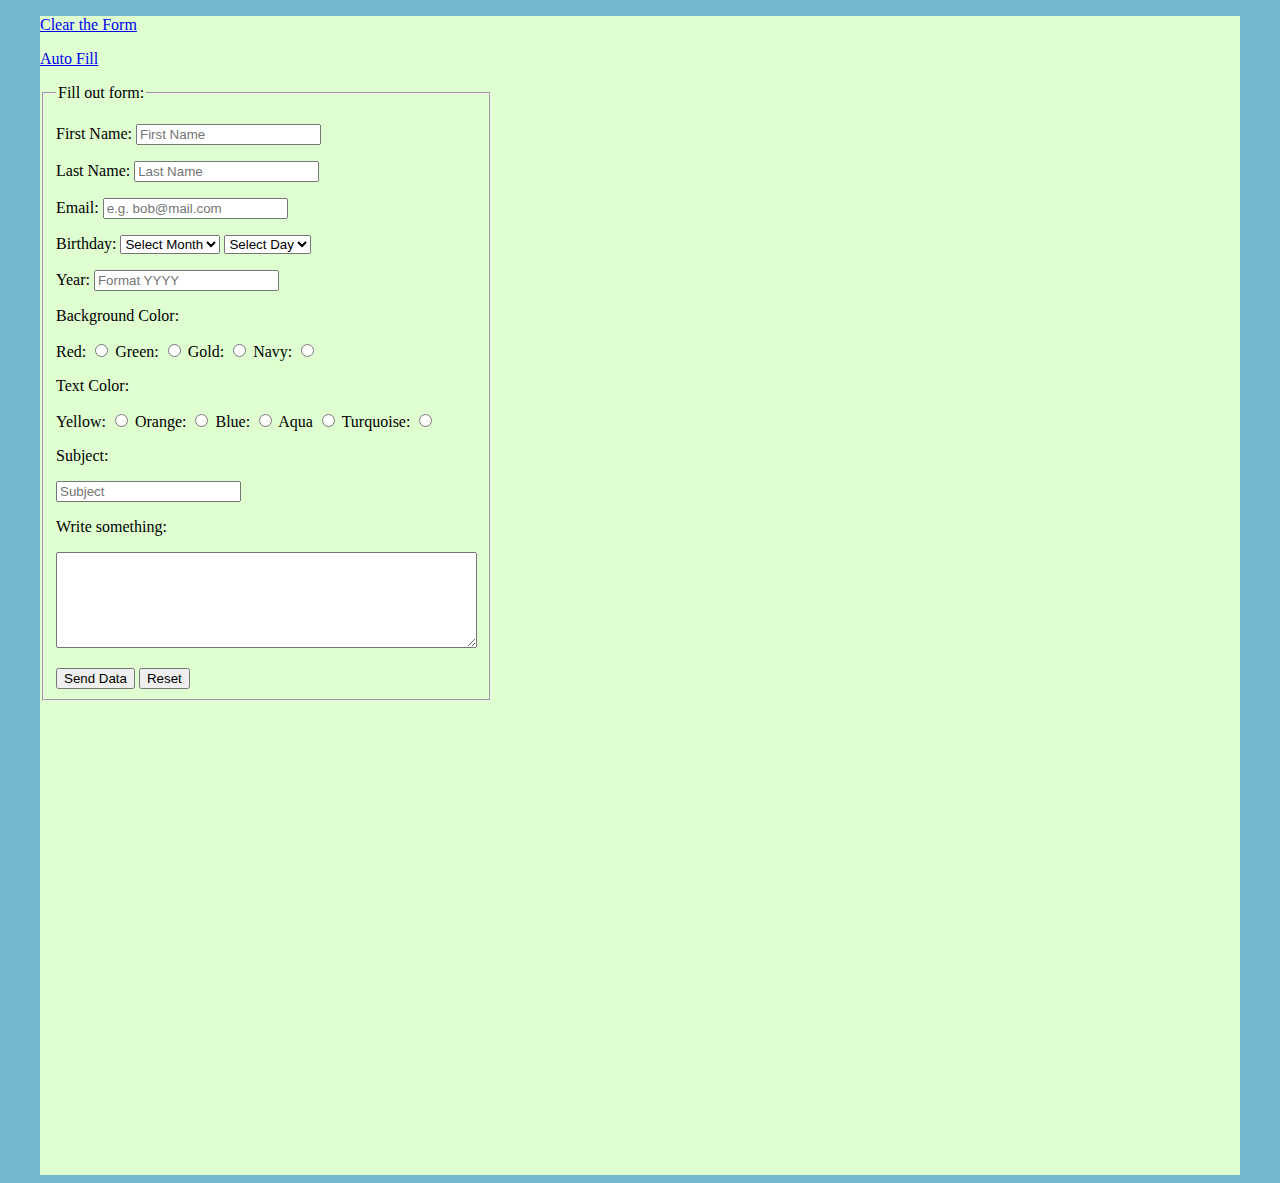
<file: formvalidation/formvalidation.html>
<!DOCTYPE html>
<html lang="en">
    <head>
        <title>Validation</title>
        <script src="validadt.js"></script>
   <link rel="stylesheet" href="formCss.css">
   <meta charset="utf-8"/>
    </head>
    
    
    <body>
       <div class="outer">
       <p><a href="formvalidation.html">Clear the Form</a></p>
       
        <p><a href="#" id="Afil" >Auto Fill </a></p>
        
        <div class="formX">
        
        <form method="POST" id="myForm">
           <fieldset>
           
           <legend>Fill out form:</legend>
           <p>
           <lable for="fname">First Name:</lable>
            <input type="text" name="fname" id="fname" placeholder="First Name"/>&nbsp;<span id="fNameError"></span></p>
               
             <p>  
            <label for="lname">Last Name:</label>
            <input type="text" name="lname" id="lname" placeholder="Last Name" />&nbsp;<span id="lNameError"></span></p>
               
               <p>
            <label for="email">Email:</label>
                   <input type="text" name="email" id="email" placeholder="e.g. bob@mail.com" />&nbsp;<span id="emailError"></span></p>               
               
             
            <label for="birthday">Birthday:</label>
            <select name="month" id="month">
               <option value="" >Select Month</option>
               <option value="01">01</option>
               <option value="02">02</option>
               <option value="03">03</option>
               <option value="04">04</option>
               <option value="05">05</option>
               <option value="06">06</option>
               <option value="07">07</option>
               <option value="08">08</option>
               <option value="09">09</option>
               <option value="10">10</option>
               <option value="11">11</option>
               <option value="12">12</option>                
            </select>
            
            <select name="day" id="day">
                <option value="">Select Day</option>
                <option value="01">01</option>
                <option value="02">02</option>
                <option value="03">03</option>
                <option value="04">04</option>
                <option value="05">05</option>
                <option value="06">06</option>
                <option value="07">07</option>
                <option value="08">08</option>
                <option value="09">09</option>
                <option value="10">10</option>
                <option value="11">11</option>
                <option value="12">12</option>
                <option value="13">13</option>
                <option value="14">14</option>
                <option value="15">15</option>
                <option value="16">16</option>
                <option value="17">17</option>
                <option value="18">18</option>
                <option value="19">19</option>
                <option value="20">20</option>
                <option value="21">21</option>
                <option value="22">22</option>
                <option value="23">23</option>
                <option value="24">24</option>
                <option value="25">25</option>
                <option value="26">26</option>
                <option value="27">27</option>
                <option value="28">28</option>
                <option value="29">29</option>
                <option value="30">30</option>
                <option value=31>31</option>                
            </select> 
               

               <p>
                Year: <input type="text" name="year" id="year" placeholder="Format YYYY" />
                   <span id="yearError"> </span></p>
            
            <p id="bgError">Background Color:</p>
            <label for="red">Red:</label>
            <input type="radio" name="bkcolor" value="red" class="bkcolor" id="red">
            <label for="green">Green:</label>
            <input type="radio" name="bkcolor" value="green" class="bkcolor" id="green">
            <label for="gold">Gold:</label>
            <input type="radio" name="bkcolor" value="gold" class="bkcolor" id="gold">
            <label for="navy">Navy:</label>
            <input type="radio" name="bkcolor" value="navy" class="bkcolor" id="navy">
            
            <p id="textError">Text Color:</p>
            <label for="yellow">Yellow:</label>
            <input type="radio" name="txcolor" value="yellow" class="txcolor" id="yellow" />
            <label for="orange">Orange:</label>
            <input type="radio" name="txcolor" value="orange" class="txcolor" id="orange" />
            <label for="blue">Blue:</label>
            <input type="radio" name="txcolor" value="blue" class="txcolor" id="blue" />
            <label for="aqua">Aqua</label>
            <input type="radio" name="txcolor" value="aqua" class="txcolor" id="aqua" />
            <label for="turquoise">Turquoise:</label>
            <input type="radio" name="txcolor" value="turquoise" class="txcolor" id="turquoise" />
            
            <p id="inote"> Subject: </p><p>
            <input type="text" name="subject" id="subject" placeholder="Subject" />
               </p>
            
            <p id="iErroe">Write something:</p><p>
            <textarea name="blog" id="blog" cols="50" rows="6"></textarea>
               </p>
            
           
            <input type="submit" name="senddata" value="Send Data">
                <input type="reset" value="Reset">
            
            </fieldset>
        </form> 
           
        </div>
           
        
        <div id="sms" class="massage" > </div>
        
        <div id="mydiv" class="outPut">
                <h2></h2>                
            </div> 
            
            
        <div class="canv">
        <canvas id="mycanvas" width="440"  height="450"> </canvas>
           </div>
           
              
        </div>
           
         
       
    </body>
    
</html>
</file>
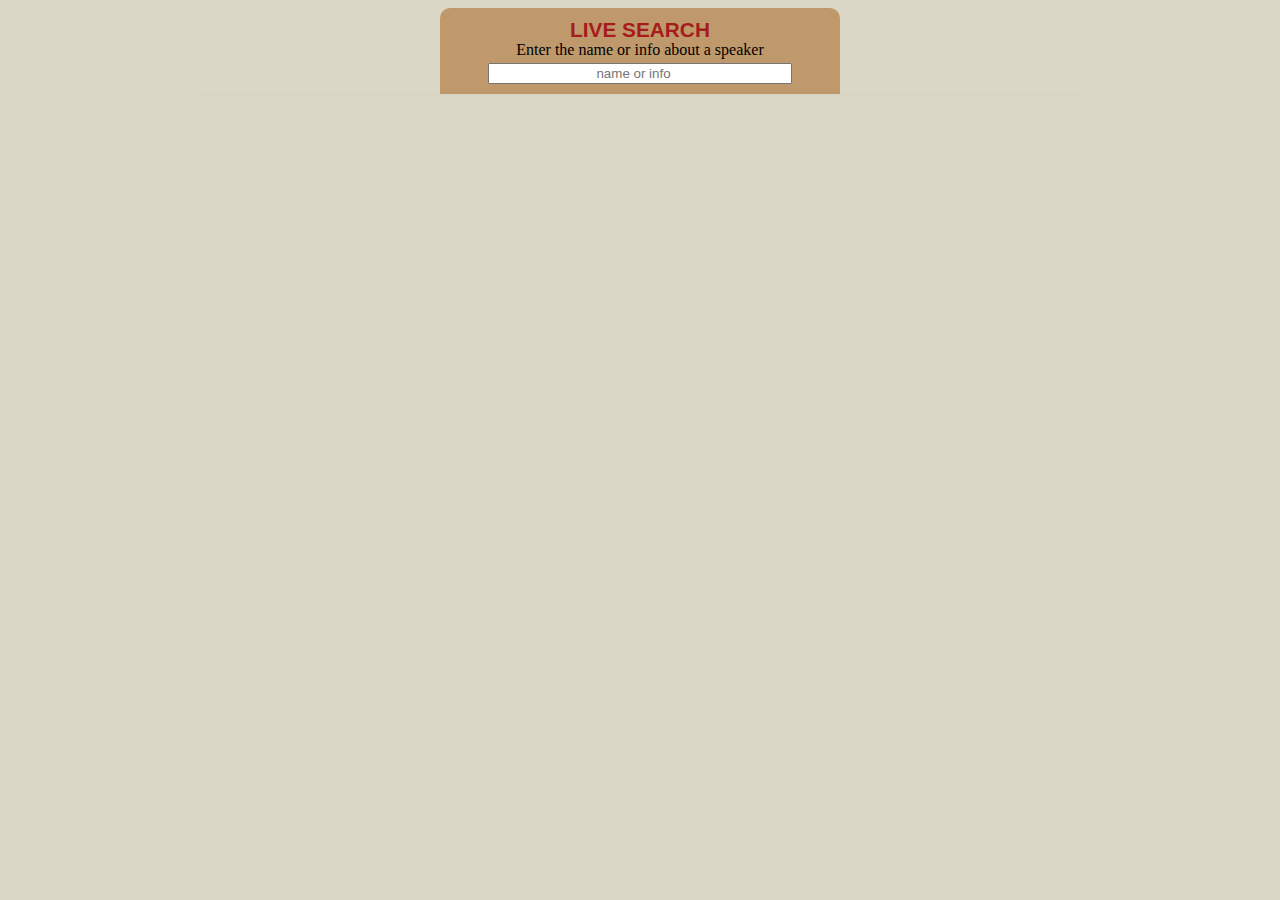
<file: LIveSearch/LiveSearch.html>
<!DOCTYPE html>
<html lang="en">
<head>
	<meta charset="utf-8" />
	<title>Live Search</title>
	<link rel="stylesheet" href="mystyle.css" />
</head>
<body>
<div id="searcharea">
	<label for="search">live search</label>
	<p>Enter the name or info about a speaker</p>
	<input type="search" name="search" id="search" placeholder="name or info" />
</div>
<div id="update"></div>
<script src="jquery.js"></script>
<script src="script.js"></script>
</body>
</html>
</file>
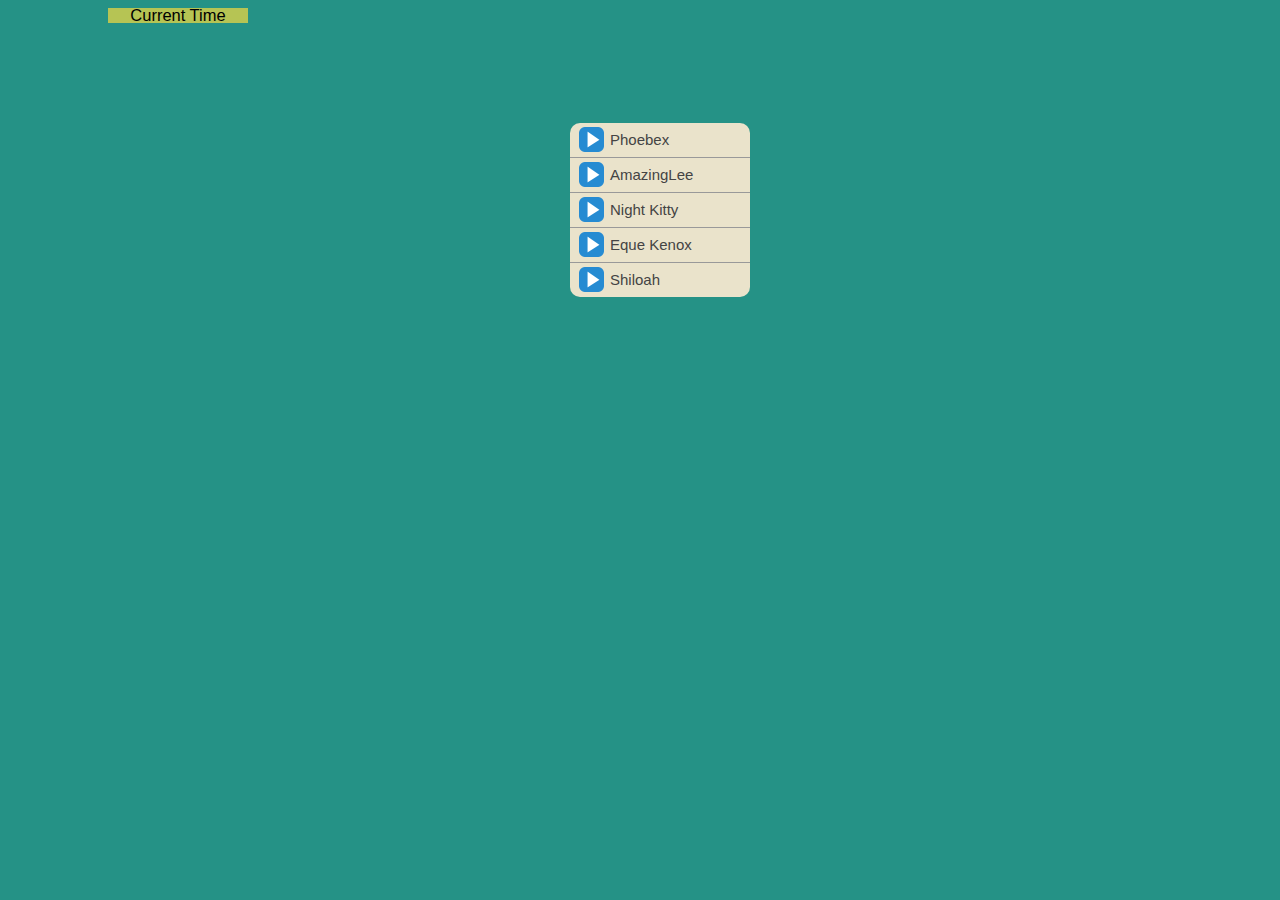
<file: musicPlayer/musicPlayer.html>
<!DOCTYPE html>
<html lang="en">
<head>
	<meta charset="utf-8" />
	<meta name="viewport" content="width=device-width, user-scalable=no, initial-scale=1.0, maximum-scale=1.0, minimum-scale=1.0">
	<title>Events</title>
	<link rel="stylesheet" href="style.css" />
</head>
<body>
	
	 <div id="clock">
            <p class="label">Current Time</p>
            <p id="current-date"></p>
            <p id="current-time"></p>
          </div>
	
	<ul class="player">
		<li data-src="audio/Phoebex.mp3">Phoebex</li>
		<li data-src="audio/AmazingLee.mp3">AmazingLee</li>
		<li data-src="audio/NightKitty.mp3">Night Kitty</li>
		<li data-src="audio/EqueKenox.mp3">Eque Kenox</li>
		<li data-src="audio/Shiloah.mp3">Shiloah</li>
	</ul>
<script src="script.js"></script>
</body>
</html>
</file>
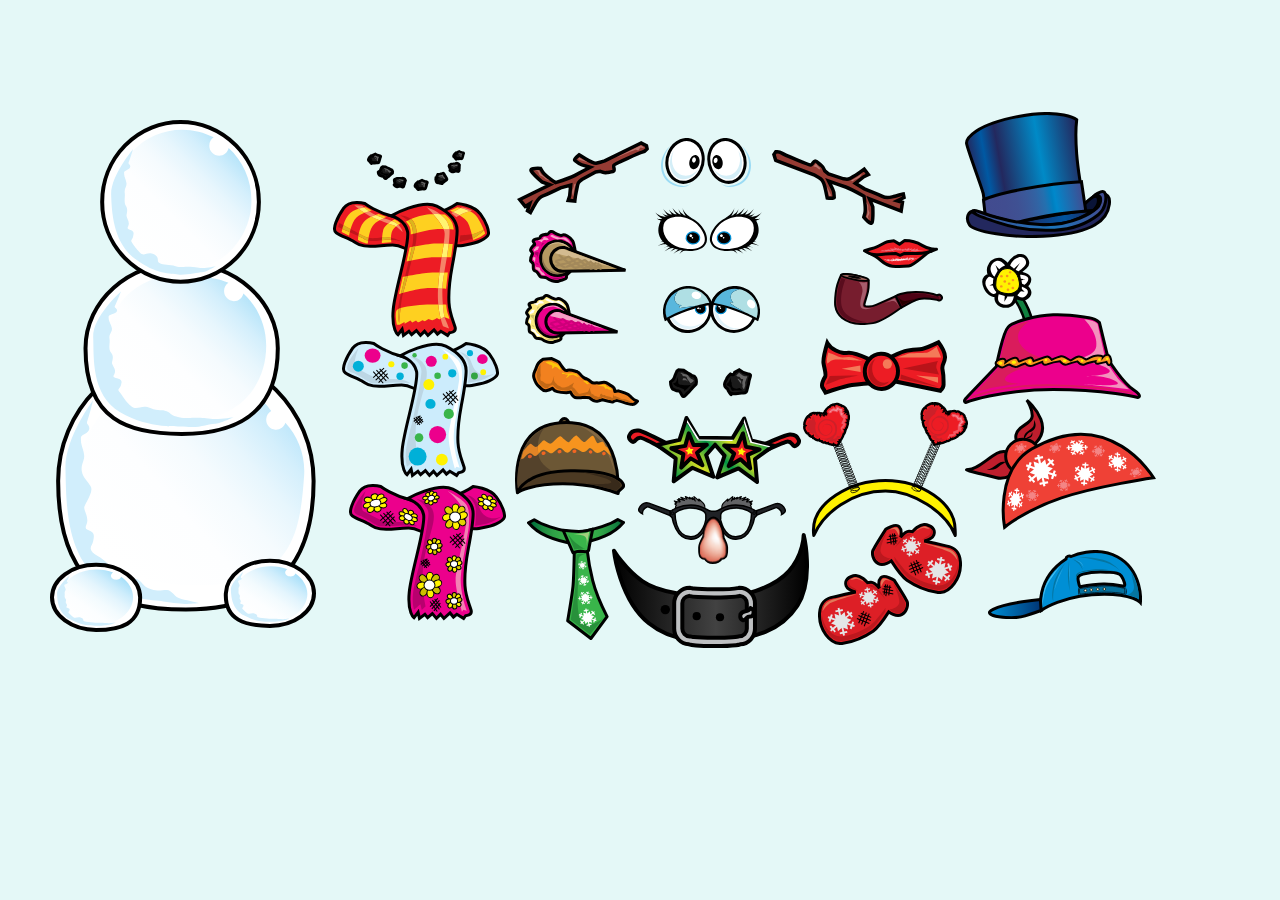
<file: SnowMan/snowMan.html>
<!doctypy html>
<html>
<head>
	<meta charset="UTF-8">
	<title> SonwMan</title>
	<link rel="stylesheet" href="style.css">
	<meta name="viewport" content="width=1200"> 
	<meta name="apple-mobile-web-app-capable" content="yes">
	
</head>
<body>
	
  <img draggable="true" id="snowman" src="images/body.svg" alt="snowman" style="position: absolute; left: 50px; top: 120px; z-index: 5;">
  <img draggable="true" id="mouth03" src="images/mouth03.svg" alt="mouth03" style="position: absolute; left: 367px; top: 150px; z-index: 5;">
  <img draggable="true" id="neck01" src="images/neck05.svg" alt="neck01" style="position: absolute; left: 333px; top: 201px; z-index: 5;">
  <img draggable="true" id="neck02" src="images/neck02.svg" alt="neck02" style="position: absolute; left: 342px; top: 341px; z-index: 5;">
  <img draggable="true" id="neck03" src="images/neck03.svg" alt="neck03" style="position: absolute; left: 349px; top: 484px; z-index: 5;">
  <img draggable="true" id="head03" src="images/head03.svg" alt="head03" style="position: absolute; left: 515px; top: 417px; z-index: 5;">
  <img draggable="true" id="nose03" src="images/nose03.svg" alt="nose03" style="position: absolute; left: 525px; top: 294px; z-index: 5;">
  <img draggable="true" id="hand_left01" src="images/hand_left01.svg" alt="hand_left01" style="position: absolute; left: 517px; top: 141px; z-index: 5;">
  <img draggable="true" id="hand_right01" src="images/hand_right01.svg" alt="hand_right01" style="position: absolute; left: 772px; top: 150px; z-index: 5;">
  <img draggable="true" id="eyes03" src="images/eyes03.svg" alt="eyes03" style="position: absolute; left: 661px; top: 138px; z-index: 5;">
  <img draggable="true" id="nose01" src="images/nose01.svg" alt="nose01" style="position: absolute; left: 532px; top: 357px; z-index: 5;">
  <img draggable="true" id="head06" src="images/head06.svg" alt="head06" style="position: absolute; left: 965px; top: 112px; z-index: 5;">
  <img draggable="true" id="head05" src="images/head05.svg" alt="head05" style="position: absolute; left: 963px; top: 254px; z-index: 5;">
  <img draggable="true" id="neck04" src="images/neck04.svg" alt="neck04" style="position: absolute; left: 527px; top: 518px; z-index: 5;">
  <img draggable="true" id="eyes01" src="images/eyes01.svg" alt="eyes01" style="position: absolute; left: 669px; top: 368px; z-index: 5;">
  <img draggable="true" id="eyes02" src="images/eyes02.svg" alt="eyes02" style="position: absolute; left: 663px; top: 286px; z-index: 5;">
  <img draggable="true" id="eyes04" src="images/eyes04.svg" alt="eyes04" style="position: absolute; left: 655px; top: 208px; z-index: 5;">
  <img draggable="true" id="head01" src="images/head01.svg" alt="head01" style="position: absolute; left: 803px; top: 402px; z-index: 5;">
  <img draggable="true" id="head02" src="images/head02.svg" alt="head02" style="position: absolute; left: 965px; top: 399px; z-index: 5;">
  <img draggable="true" id="head04" src="images/head04.svg" alt="head04" style="position: absolute; left: 988px; top: 550px; z-index: 5;">
  <img draggable="true" id="hand_right02" src="images/hand_right02.svg" alt="hand_right02" style="position: absolute; left: 871px; top: 523px; z-index: 5;">
  <img draggable="true" id="neck05" src="images/neck01.svg" alt="neck05" style="position: absolute; left: 820px; top: 338px; z-index: 5;">
  <img draggable="true" id="mouth01" src="images/mouth01.svg" alt="mouth01" style="position: absolute; left: 834px; top: 273px; z-index: 5;">
  <img draggable="true" id="mouth02" src="images/mouth02.svg" alt="mouth02" style="position: absolute; left: 863px; top: 239px; z-index: 5;">
  <img draggable="true" id="hand_left02" src="images/hand_left02.svg" alt="hand_left02" style="position: absolute; left: 818px; top: 574px; z-index: 5;">
  <img draggable="true" id="eyes06" src="images/eyes06.svg" alt="eyes06" style="position: absolute; left: 627px; top: 416px; z-index: 5;">
  <img draggable="true" id="eyes05" src="images/eyes05.svg" alt="eyes05" style="position: absolute; left: 638px; top: 496px; z-index: 5;">
  <img draggable="true" id="belt" src="images/belt.svg" alt="belt" style="position: absolute; left: 612px; top: 533px; z-index: 5;">
  <img draggable="true" id="nose02" src="images/nose02.svg" alt="nose02" style="position: absolute; left: 529px; top: 230px; z-index: 5;">
		
	<script src="script.js"></script>
</body>
</html>
</file>
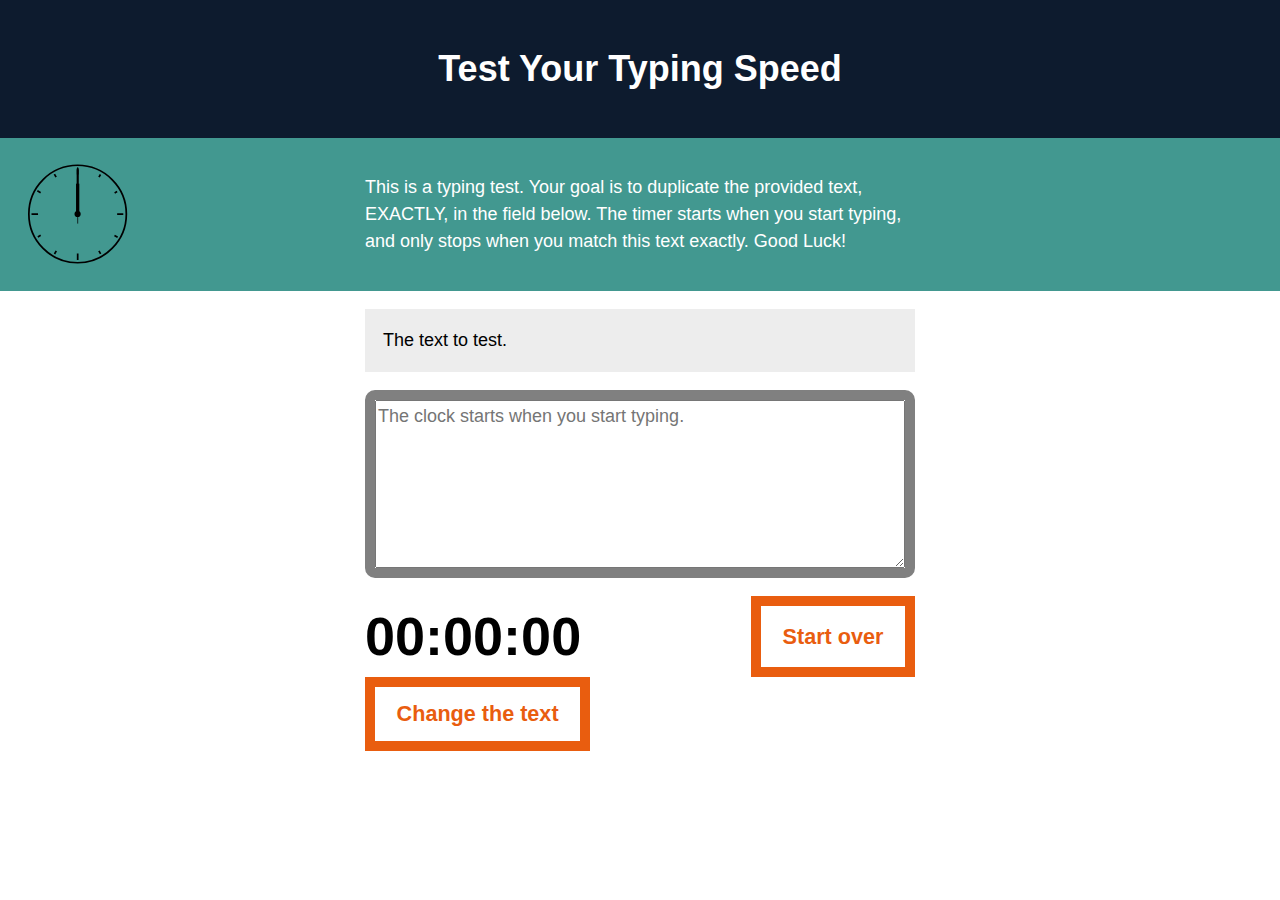
<file: typeTest/TypingSpeedTest.html>
<!DOCTYPE html>
<html lang="en-US">

<head>
    <meta charset="UTF-8">
    <meta name="viewport" content="width=device-width, initial-scale=1">
    <title>JS Typing Speed Test</title>
    <script src="script.js" async></script>
    <link rel="stylesheet" href="style.css">
</head>

<body>
    <header class="masthead">
        <h1>Test Your Typing Speed</h1>
    </header>
    <main class="main">
			
		<section class="clock">
		    <div class="clockbox">
        <svg id="clock" xmlns="http://www.w3.org/2000/svg" width="600" height="600" viewBox="0 0 600 600">
            <g id="face">
                <circle class="circle" cx="300" cy="300" r="253.9"/>
                <path class="hour-marks" d="M300.5 94V61M506 300.5h32M300.5 506v33M94 300.5H60M411.3 107.8l7.9-13.8M493 190.2l13-7.4M492.1 411.4l16.5 9.5M411 492.3l8.9 15.3M189 492.3l-9.2 15.9M107.7 411L93 419.5M107.5 189.3l-17.1-9.9M188.1 108.2l-9-15.6"/>
                <circle class="mid-circle" cx="300" cy="300" r="16.2"/>
            </g>
            <g id="hour">
                <path class="hour-arm" d="M300.5 298V142"/>
                <circle class="sizing-box" cx="300" cy="300" r="253.9"/>
            </g>
            <g id="minute">
                <path class="minute-arm" d="M300.5 298V67"/>
                <circle class="sizing-box" cx="300" cy="300" r="253.9"/>
            </g>
            <g id="second">
                <path class="second-arm" d="M300.5 350V55"/>
                <circle class="sizing-box" cx="300" cy="300" r="253.9"/>
            </g>
        </svg>
    </div>
</section>
		<!-- .clockbox -->
		
        <article class="intro">
            <p>This is a typing test. Your goal is to duplicate the provided text, EXACTLY, in the field below. The timer starts when you start typing, and only stops when you match this text exactly. Good Luck!</p>
        </article>
		<!-- .intro -->

        <section class="test-area">
            <div id="origin-text">
                <p id="typeTx">The text to test.</p>
            </div><!-- #origin-text -->

            <div class="test-wrapper">
                <textarea id="test-area" name="textarea" rows="6" placeholder="The clock starts when you start typing."></textarea>
            </div><!-- .test-wrapper -->

            <div class="meta">
                <section id="clockDigt">
                    <div class="timer">00:00:00</div>
                </section>

                <button id="reset">Start over</button>
				
				<button id="textChg"> Change the text </button>
            </div><!-- .meta -->
			
        </section><!-- .test-area -->
    </main>

</body>

</html>
</file>
<file: formvalidation/formCss.css>
body{
    
    background-color: #71B8D0;
}
.outer{
    width: 1200px;
    margin: auto;
    background-color: #DFFFD1;

}

.formX {
    width: 445px;    
    float: left;
}


.massage{
    width: 250px;
    padding: 10px;
    float: right;
    margin-top: 9px;
    margin-bottom: 10px;
    margin: 5px;
       
}

.outPut{
    width: 400px;
    
    padding: 10px;
    float: left;
    margin: 10px;
}

.canv{
    width: 470px;
    margin-top: 10px;    
    clear: both;
    
}

canvas{

    width: 440px;    
    padding: 10px;     
    
}
</file>
<file: LIveSearch/mystyle.css>
/* @override 
	http://iviewsource.com/exercises/ajax/mystyle.css */

body {
	background: #DAD7C7;
}

#searcharea {
	margin: 0 auto;
	text-align: center;
	background: #BF996B;
	padding: 10px;
	width: 30%;
	-webkit-border-radius: 10px 10px 0 0;
	-moz-border-radius: 10px 10px 0 0;
	border-radius: 10px 10px 0 0;
}

#searcharea label {
	font: bold 1.3em Arial;
	text-transform: uppercase;
	padding-bottom:  5px;
	color: #A61C1C;
}

#searcharea p {
	margin: 0;
	line-height: 1em;
	padding-bottom: 5px;
}

#searcharea input {
	width: 80%;
	text-align: center;
}

#update {
	font-family: Georgia, "Times New Roman", Times, serif;
	width: 70%;
	margin: 0 auto;
	border-top: 1px dotted #CCC;
}

#update ul {
	list-style: none;
	margin: 0;
	padding: 0;
}

#update ul li {
	width: 100%;
	padding: 0 20px;
	background: #EEE;
	padding-bottom: 10px;
	height: 110px;
	overflow: hidden;
	border-bottom: 1px dotted #CCC;
	
	-webkit-animation: myanim 1s;
	-moz-animation: myanim 1s;
	-o-animation: myanim 1s;
	animation: myanim 1s;
	
	-webkit-transition: height 0.3s ease-out;
	-moz-transition: height 0.3s ease-out;
	-o-transition: height 0.3s ease-out;
	transition: height 0.3s ease-out;
}

#update li:hover {
	background: #FFFCE5;
	min-height: 110px;
	height: 250px;
	overflow: visible;
}

#update h2 {
	margin: 0;
	padding: 0;
	font-size: 1.2em;
	padding-bottom: 5px;
	padding-top: 20px;
	font-family: Arial, Helvetica, sans-serif;
	color: #BF5841;
	border-bottom: 1px dotted #CCC;
	margin-bottom: 10px;
}

#update img {
	float: left;
	width: 80px;
	margin-right: 10px;
	-webkit-border-radius: 10px;
	-moz-border-radius: 10px;
	border-radius: 10px;
}

@-webkit-keyframes myanim {
	0% { opacity: 0.3; }
	100% { opacity: 1.0; }
}

@-moz-keyframes myanim {
	0% { opacity: 0.3; }
	100% { opacity: 1.0; }
}

@-o-keyframes myanim {
	0% { opacity: 0.3; }
	100% { opacity: 1.0; }
}

@keyframes myanim {
	0% { opacity: 0.3; }
	100% { opacity: 1.0; }
}
</file>
<file: musicPlayer/style.css>
body {
	font: normal 15px/15px Helvetica;
	background: #259286;
}

#clock {
	width:140px;
	margin-left: 100px;
	background-color: #b6c454;
	text-align: center;
	font-size: 1.1em;
	
}
#clock p {
	margin: 5px;
}
ul.player {
	width: 180px;
	margin: 0 auto;
	margin-top: 100px;
	list-style: none;
}

ul.player li {
	border-bottom: 1px solid #999;
	color: #444;
	padding: 9px 5px 10px 40px;
	background: url(images/media_btn.png) no-repeat 8px 7px;
	background-color: #EAE3CB;
	background-position: 9px 4px;
	cursor: pointer;
}

ul.player li:first-child {
	-webkit-border-top-left-radius: 10px;
	-webkit-border-top-right-radius: 10px;
	border-top: none;
}

ul.player li:last-child {
	-webkit-border-bottom-left-radius: 10px;
	-webkit-border-bottom-right-radius: 10px;
	border-bottom: none;
}

ul.player li:hover {
	background-color: #475B62;
	color: #FCF4DC;
}

ul.player li#playing {
	background: url(images/media_play_btn.png) no-repeat 8px 7px;
	background-color: #FCF4DC;
	color: #2176C7;
	font-weight: bold;
	background-position: 9px 4px;
}

ul.player li#paused {
	background: url(images/media_pause_btn.png) no-repeat 8px 7px;
	background-color: #666;
	color: #FFF;
	font-weight: bold;
	background-position: 9px 4px;
}
</file>
<file: SnowMan/style.css>
body {
	background: #E4F8F7;
	margin: 0;
	padding: 0;
	width: 1000px;
	height: 600px;
}

[draggable] {
	cursor: move;
}
</file>
<file: typeTest/style.css>
/*--------------------------------------------------------------
Typography
--------------------------------------------------------------*/

body,
button,
input,
select,
textarea {
	font-family: 'Source Sans Pro', 'Helvetica', Arial, sans-serif;
	font-size: 18px;
	line-height: 1.5;
}

h1,
h2,
h3,
h4,
h5,
h6 {
	clear: both;
}

p {
	margin-bottom: 1.5em;
}

b,
strong {
	font-weight: bold;
}

dfn,
cite,
em,
i {
	font-style: italic;
}

blockquote {
	margin: 0 1.5em;
}

address {
	margin: 0 0 1.5em;
}

pre {
	background: #eee;
	font-family: "Courier 10 Pitch", Courier, monospace;
	font-size: 15px;
	font-size: 1.5rem;
	line-height: 1.6;
	margin-bottom: 1.6em;
	max-width: 100%;
	overflow: auto;
	padding: 1.6em;
}

code,
kbd,
tt,
var {
	font: 15px Monaco, Consolas, "Andale Mono", "DejaVu Sans Mono", monospace;
}

abbr,
acronym {
	border-bottom: 1px dotted #666;
	cursor: help;
}

mark,
ins {
	background: #fff9c0;
	text-decoration: none;
}

sup,
sub {
	font-size: 75%;
	height: 0;
	line-height: 0;
	position: relative;
	vertical-align: baseline;
}

sup {
	bottom: 1ex;
}

sub {
	top: .5ex;
}

small {
	font-size: 75%;
}

big {
	font-size: 125%;
}

/*--------------------------------------------------------------
Layout
--------------------------------------------------------------*/
body {
    margin: 0;
    padding: 0;
}

.clock {
	position: relative;
}

.clockbox,
#clock {
    width: 30%;
    
	position: absolute;
	top: -112px;
	left: 10px;
}

/* Clock styles */
.circle {
    fill: none;
    stroke: #000;
    stroke-width: 9;
    stroke-miterlimit: 10;
}

.mid-circle {
    fill: #000;
}
.hour-marks {
    fill: none;
    stroke: #000;
    stroke-width: 9;
    stroke-miterlimit: 10;
}

.hour-arm {
    fill: none;
    stroke: #000;
    stroke-width: 17;
    stroke-miterlimit: 10;
}

.minute-arm {
    fill: none;
    stroke: #000;
    stroke-width: 11;
    stroke-miterlimit: 10;
}

.second-arm {
    fill: none;
    stroke: #000;
    stroke-width: 4;
    stroke-miterlimit: 10;
}



/* Transparent box ensuring arms center properly. */
.sizing-box {
    fill: none;
}

/* Make all arms rotate around the same center point. */
/* Optional: Use transition for animation. */
#hour,
#minute,
#second {
    transform-origin: 300px 300px;
    transition: transform .5s ease-in-out;
}







/* Layout End */
/* Transparent box ensuring arms center properly. */
.sizing-box {
    fill: none;
}

/* Make all arms rotate around the same center point. */
/* Optional: Use transition for animation. */
#hour,
#minute,
#second {
    transform-origin: 300px 300px;
    transition: transform .5s ease-in-out;
}

.masthead {
    padding: 1em 2em;
    background-color: #0D1B2E;
    color: white;
}

.masthead h1 {
    text-align: center;
}

.intro {
    padding: 2em 2em;
    color: #ffffff;
    background: #429890;
}


.intro p,
.test-area {
	margin: 0 auto;
    max-width: 550px;
}

.test-area {
    margin-bottom: 4em;
    padding: 0 2em;
}

.test-wrapper {
    border: 10px solid grey;
    border-radius: 10px;
}

#origin-text {
    margin: 1em 0;
    padding: 1em 1em 0;
    background-color: #ededed;
}

#origin-text p {
    margin: 0;
    padding-bottom: 1em;
}

.test-wrapper {
    display: flex;
}

.test-wrapper textarea {
    flex: 1;
}

.meta {
    margin-top: 1em;
    display: flex;
    justify-content: space-between;
    flex-wrap: wrap;
}

.timer {
    font-size: 3em;
    font-weight: bold;
}

#reset , #textChg {
    padding: .5em 1em;
    font-size: 1.2em;
    font-weight: bold;
    color: #E95D0F;
    background: white ;
    border: 10px solid #E95D0F;
}

#reset:hover , #textChg:hover {
    color: white;
    background-color: #E95D0F;
}
</file>
